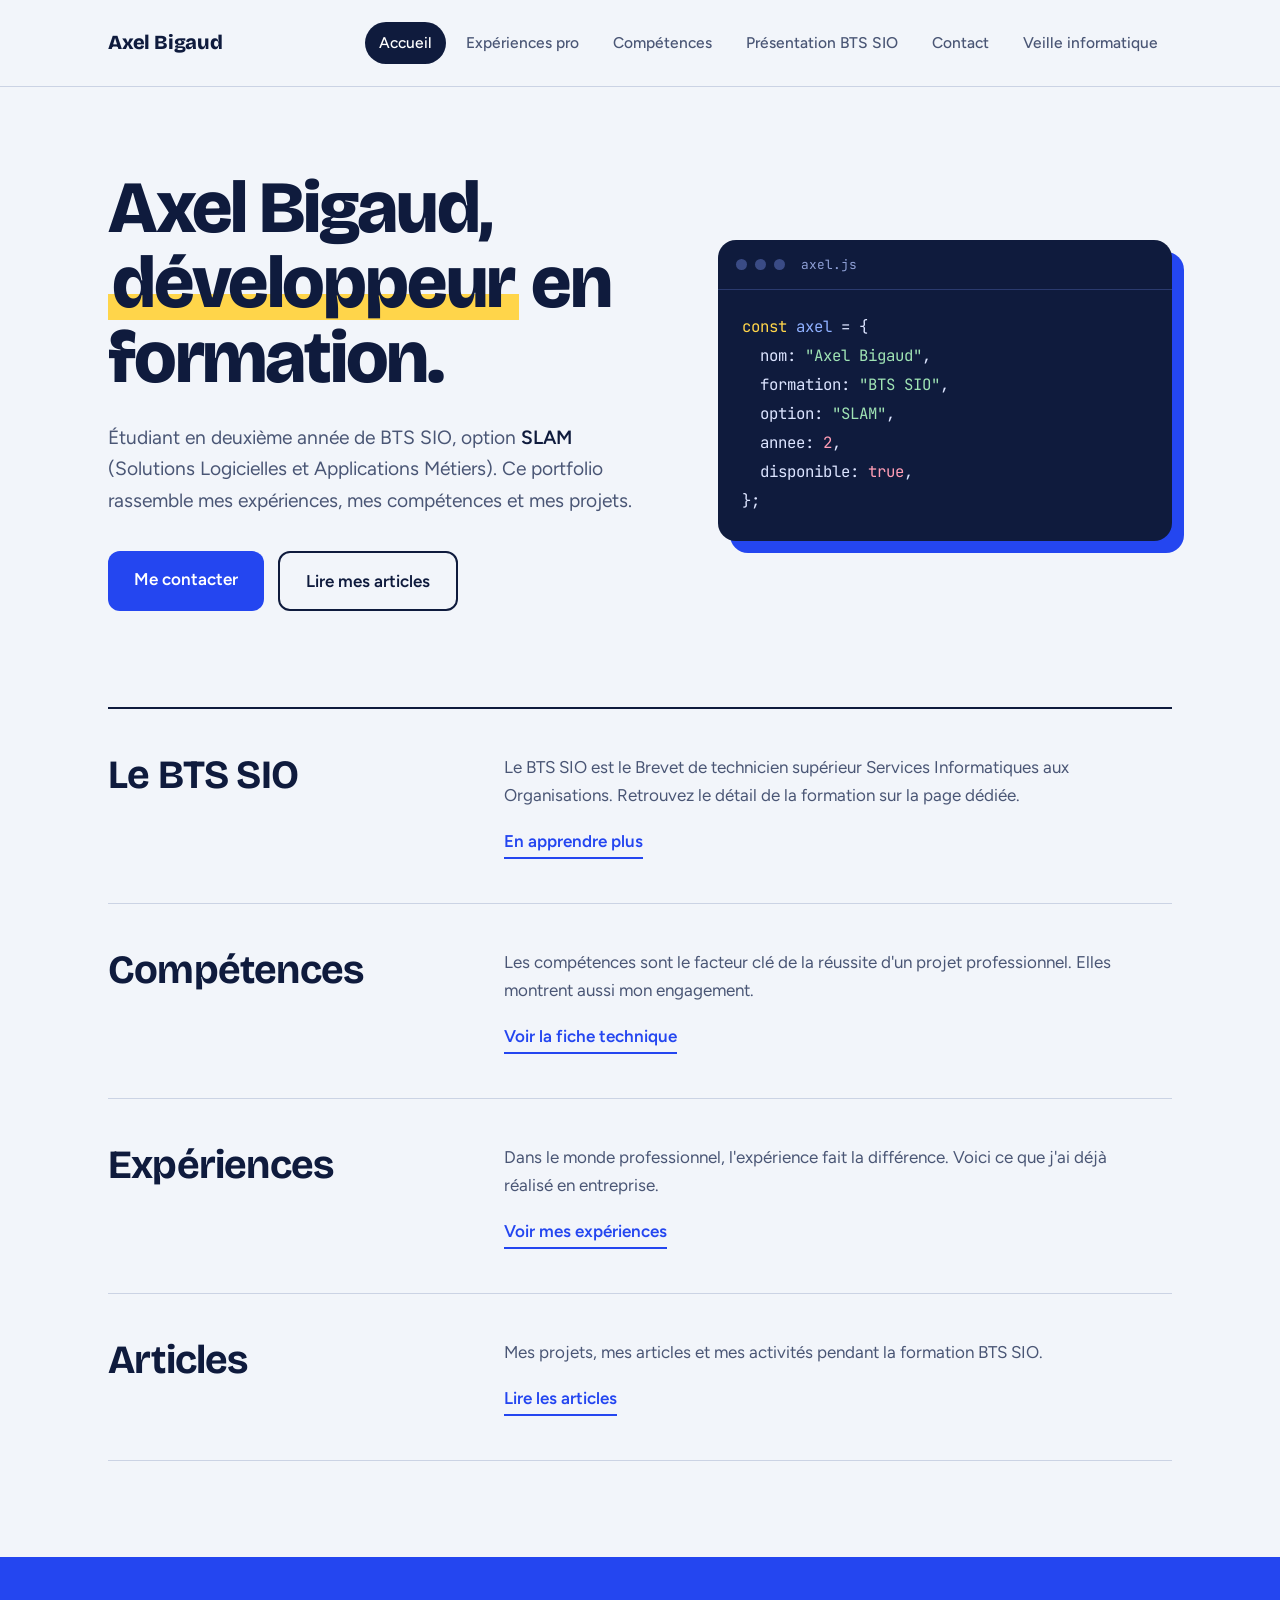
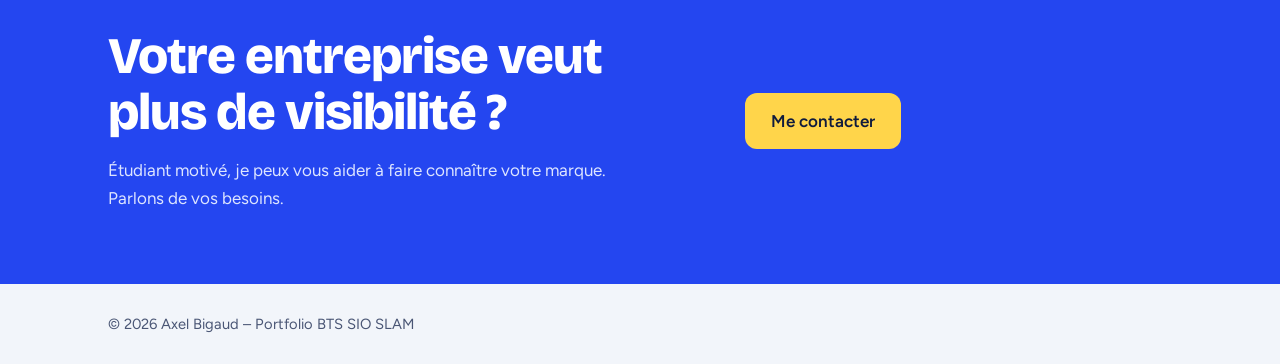
<file: index.html>
<!DOCTYPE html>
<html lang="fr">
<head>
<meta charset="utf-8">
<meta name="viewport" content="width=device-width, initial-scale=1">
<title>Axel Bigaud – Portfolio BTS SIO SLAM</title>
<link rel="preconnect" href="https://fonts.googleapis.com">
<link rel="preconnect" href="https://fonts.gstatic.com" crossorigin>
<link href="https://fonts.googleapis.com/css2?family=Bricolage+Grotesque:wght@500;700;800&family=Figtree:wght@400;500;600&family=JetBrains+Mono:wght@400;500&display=swap" rel="stylesheet">
<link rel="stylesheet" href="style.css">
</head>
<body>

<header>
  <div class="wrap">
    <a class="logo" href="#accueil">Axel Bigaud</a>
    <nav aria-label="Navigation principale">
      <ul>
        <li><a class="active" href="index.html" aria-current="page">Accueil</a></li>
        <li><a href="experiences.html">Expériences pro</a></li>
        <li><a href="competences.html">Compétences</a></li>
        <li><a href="bts-sio.html">Présentation BTS SIO</a></li>
        <li><a href="contact.html">Contact</a></li>
        <li><a href="veille.html">Veille informatique</a></li>
      </ul>
    </nav>
  </div>
</header>

<main id="accueil">
  <section class="hero">
    <div class="wrap">
      <div>
        <h1>Axel Bigaud, <span>développeur</span> en formation.</h1>
        <p class="lead">Étudiant en deuxième année de BTS SIO, option <strong>SLAM</strong> (Solutions Logicielles et Applications Métiers). Ce portfolio rassemble mes expériences, mes compétences et mes projets.</p>
        <div class="actions">
          <a class="btn btn-main" href="contact.html">Me contacter</a>
          <a class="btn btn-line" href="article.html">Lire mes articles</a>
        </div>
      </div>

      <div class="code" role="img" aria-label="Fiche résumée : Axel Bigaud, BTS SIO option SLAM, deuxième année">
        <div class="code-bar"><i></i><i></i><i></i><b>axel.js</b></div>
<pre aria-hidden="true"><span class="ln"><span class="k">const</span> <span class="p">axel</span> = {</span><span class="ln">  nom: <span class="s">"Axel Bigaud"</span>,</span><span class="ln">  formation: <span class="s">"BTS SIO"</span>,</span><span class="ln">  option: <span class="s">"SLAM"</span>,</span><span class="ln">  annee: <span class="n">2</span>,</span><span class="ln">  disponible: <span class="n">true</span>,</span><span class="ln">};</span></pre>
      </div>
    </div>
  </section>

  <section>
    <div class="wrap">
      <div class="rows">
        <article class="row">
          <h2>Le BTS SIO</h2>
          <div>
            <p>Le BTS SIO est le Brevet de technicien supérieur Services Informatiques aux Organisations. Retrouvez le détail de la formation sur la page dédiée.</p>
            <a class="more" href="bts-sio.html">En apprendre plus</a>
          </div>
        </article>

        <article class="row">
          <h2>Compétences</h2>
          <div>
            <p>Les compétences sont le facteur clé de la réussite d'un projet professionnel. Elles montrent aussi mon engagement.</p>
            <a class="more" href="competences.html">Voir la fiche technique</a>
          </div>
        </article>

        <article class="row">
          <h2>Expériences</h2>
          <div>
            <p>Dans le monde professionnel, l'expérience fait la différence. Voici ce que j'ai déjà réalisé en entreprise.</p>
            <a class="more" href="experiences.html">Voir mes expériences</a>
          </div>
        </article>

        <article class="row">
          <h2>Articles</h2>
          <div>
            <p>Mes projets, mes articles et mes activités pendant la formation BTS SIO.</p>
            <a class="more" href="article.html">Lire les articles</a>
          </div>
        </article>
      </div>
    </div>
  </section>

  <section class="contact" id="contact">
    <div class="wrap">
      <div>
        <h2>Votre entreprise veut plus de visibilité ?</h2>
        <p>Étudiant motivé, je peux vous aider à faire connaître votre marque. Parlons de vos besoins.</p>
      </div>
      <a class="btn" href="contact.html">Me contacter</a>
    </div>
  </section>
</main>

<footer>
  <div class="wrap">© 2026 Axel Bigaud – Portfolio BTS SIO SLAM</div>
</footer>

</body>
</html>
</file>
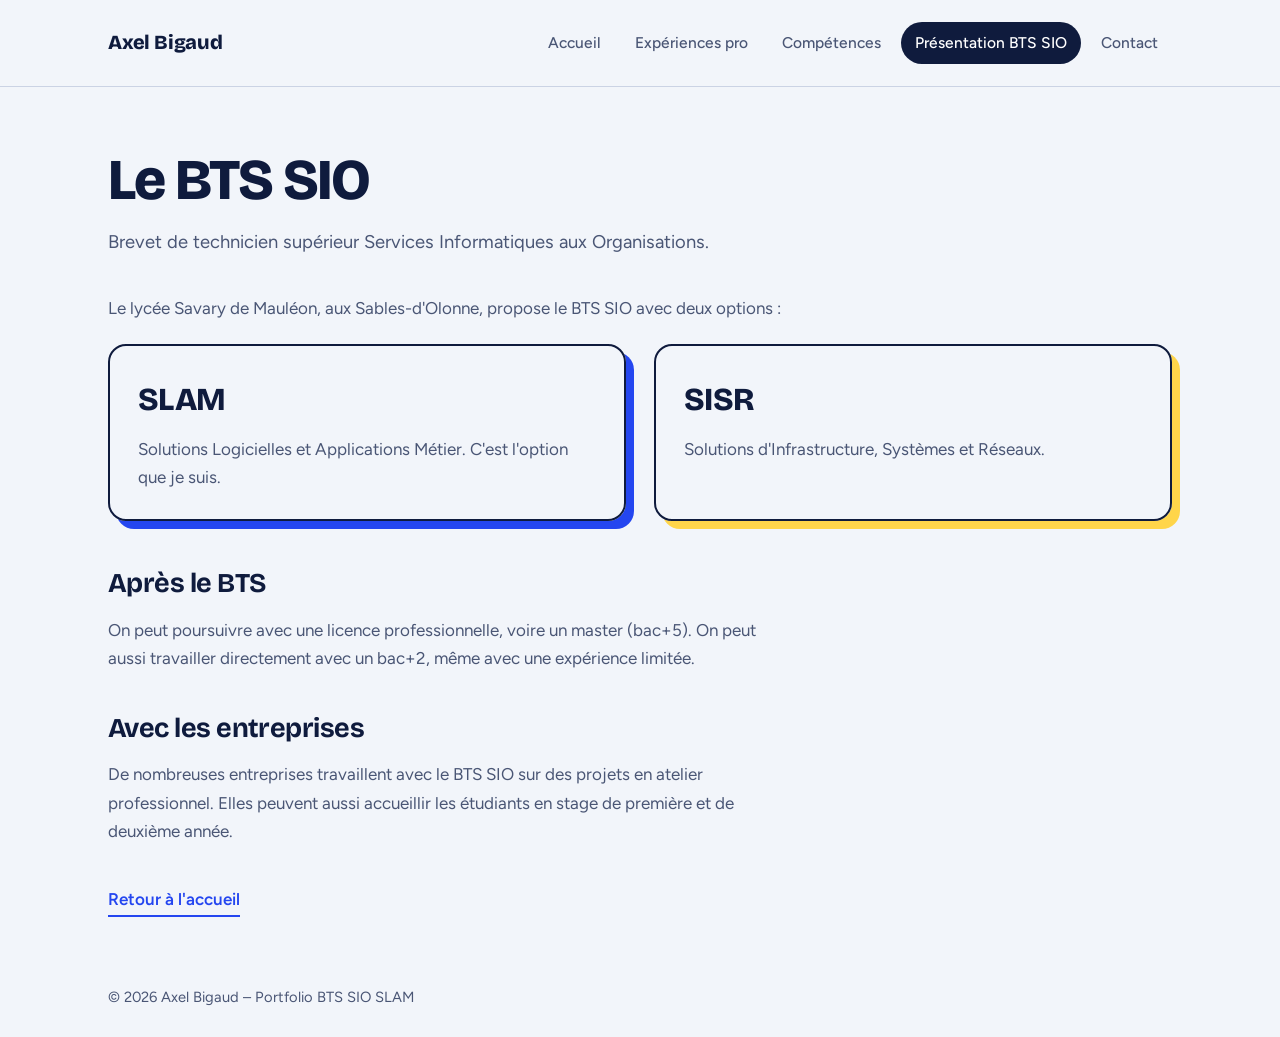
<file: bts-sio.html>
<!DOCTYPE html>
<html lang="fr">
<head>
<meta charset="utf-8">
<meta name="viewport" content="width=device-width, initial-scale=1">
<title>Présentation BTS SIO – Axel Bigaud</title>
<link rel="preconnect" href="https://fonts.googleapis.com">
<link rel="preconnect" href="https://fonts.gstatic.com" crossorigin>
<link href="https://fonts.googleapis.com/css2?family=Bricolage+Grotesque:wght@500;700;800&family=Figtree:wght@400;500;600&family=JetBrains+Mono:wght@400;500&display=swap" rel="stylesheet">
<link rel="stylesheet" href="style.css">
</head>
<body>
<header><div class="wrap">
<a class="logo" href="index.html">Axel Bigaud</a>
<nav aria-label="Navigation principale"><ul><li><a href="index.html">Accueil</a></li><li><a href="experiences.html">Expériences pro</a></li><li><a href="competences.html">Compétences</a></li><li><a class="active" aria-current="page" href="bts-sio.html">Présentation BTS SIO</a></li><li><a href="contact.html">Contact</a></li></ul></nav>
</div></header>
<main>
<section class="page-head"><div class="wrap"><h1>Le BTS SIO</h1><p>Brevet de technicien supérieur Services Informatiques aux Organisations.</p></div></section>
<section class="page-body"><div class="wrap">
<p style="max-width:40em;color:var(--muted)">Le lycée Savary de Mauléon, aux Sables-d'Olonne, propose le BTS SIO avec deux options :</p>
<div class="duo" style="margin-top:22px">
<div class="opt"><h3>SLAM</h3><p>Solutions Logicielles et Applications Métier. C'est l'option que je suis.</p></div>
<div class="opt"><h3>SISR</h3><p>Solutions d'Infrastructure, Systèmes et Réseaux.</p></div>
</div>
<div class="text-col">
<h2>Après le BTS</h2>
<p>On peut poursuivre avec une licence professionnelle, voire un master (bac+5). On peut aussi travailler directement avec un bac+2, même avec une expérience limitée.</p>
<h2>Avec les entreprises</h2>
<p>De nombreuses entreprises travaillent avec le BTS SIO sur des projets en atelier professionnel. Elles peuvent aussi accueillir les étudiants en stage de première et de deuxième année.</p>
</div>
<a class="back" href="index.html">Retour à l'accueil</a>
</div></section>
</main>
<footer><div class="wrap">© 2026 Axel Bigaud – Portfolio BTS SIO SLAM</div></footer>

</body>
</html>
</file>
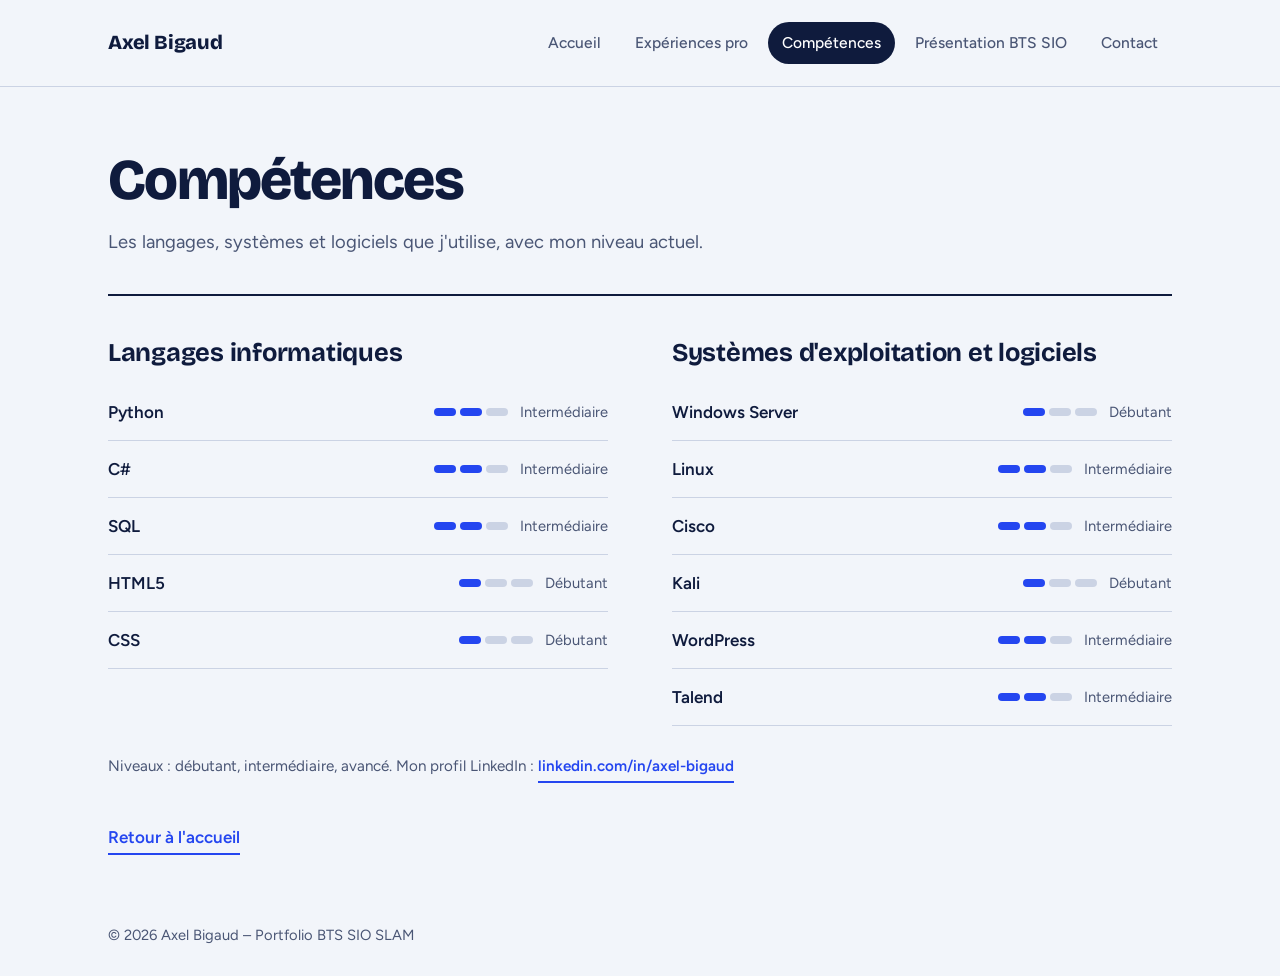
<file: competences.html>
<!DOCTYPE html>
<html lang="fr">
<head>
<meta charset="utf-8">
<meta name="viewport" content="width=device-width, initial-scale=1">
<title>Compétences – Axel Bigaud</title>
<link rel="preconnect" href="https://fonts.googleapis.com">
<link rel="preconnect" href="https://fonts.gstatic.com" crossorigin>
<link href="https://fonts.googleapis.com/css2?family=Bricolage+Grotesque:wght@500;700;800&family=Figtree:wght@400;500;600&family=JetBrains+Mono:wght@400;500&display=swap" rel="stylesheet">
<link rel="stylesheet" href="style.css">
</head>
<body>
<header><div class="wrap">
<a class="logo" href="index.html">Axel Bigaud</a>
<nav aria-label="Navigation principale"><ul><li><a href="index.html">Accueil</a></li><li><a href="experiences.html">Expériences pro</a></li><li><a class="active" aria-current="page" href="competences.html">Compétences</a></li><li><a href="bts-sio.html">Présentation BTS SIO</a></li><li><a href="contact.html">Contact</a></li></ul></nav>
</div></header>
<main>
<section class="page-head"><div class="wrap"><h1>Compétences</h1><p>Les langages, systèmes et logiciels que j'utilise, avec mon niveau actuel.</p></div></section>
<section class="page-body"><div class="wrap">
<div class="skill-groups">
<div><h2>Langages informatiques</h2><ul><li>Python<span class="lvl"><span class="meter" aria-hidden="true"><i class="on"></i><i class="on"></i><i class=""></i></span>Intermédiaire</span></li><li>C#<span class="lvl"><span class="meter" aria-hidden="true"><i class="on"></i><i class="on"></i><i class=""></i></span>Intermédiaire</span></li><li>SQL<span class="lvl"><span class="meter" aria-hidden="true"><i class="on"></i><i class="on"></i><i class=""></i></span>Intermédiaire</span></li><li>HTML5<span class="lvl"><span class="meter" aria-hidden="true"><i class="on"></i><i class=""></i><i class=""></i></span>Débutant</span></li><li>CSS<span class="lvl"><span class="meter" aria-hidden="true"><i class="on"></i><i class=""></i><i class=""></i></span>Débutant</span></li></ul></div>
<div><h2>Systèmes d'exploitation et logiciels</h2><ul><li>Windows Server<span class="lvl"><span class="meter" aria-hidden="true"><i class="on"></i><i class=""></i><i class=""></i></span>Débutant</span></li><li>Linux<span class="lvl"><span class="meter" aria-hidden="true"><i class="on"></i><i class="on"></i><i class=""></i></span>Intermédiaire</span></li><li>Cisco<span class="lvl"><span class="meter" aria-hidden="true"><i class="on"></i><i class="on"></i><i class=""></i></span>Intermédiaire</span></li><li>Kali<span class="lvl"><span class="meter" aria-hidden="true"><i class="on"></i><i class=""></i><i class=""></i></span>Débutant</span></li><li>WordPress<span class="lvl"><span class="meter" aria-hidden="true"><i class="on"></i><i class="on"></i><i class=""></i></span>Intermédiaire</span></li><li>Talend<span class="lvl"><span class="meter" aria-hidden="true"><i class="on"></i><i class="on"></i><i class=""></i></span>Intermédiaire</span></li></ul></div>
</div>
<p class="legend">Niveaux : débutant, intermédiaire, avancé. Mon profil LinkedIn : <a class="back" style="margin:0" href="http://www.linkedin.com/in/axel-bigaud-1b8558383">linkedin.com/in/axel-bigaud</a></p>
<a class="back" href="index.html">Retour à l'accueil</a>
</div></section>
</main>
<footer><div class="wrap">© 2026 Axel Bigaud – Portfolio BTS SIO SLAM</div></footer>

</body>
</html>
</file>
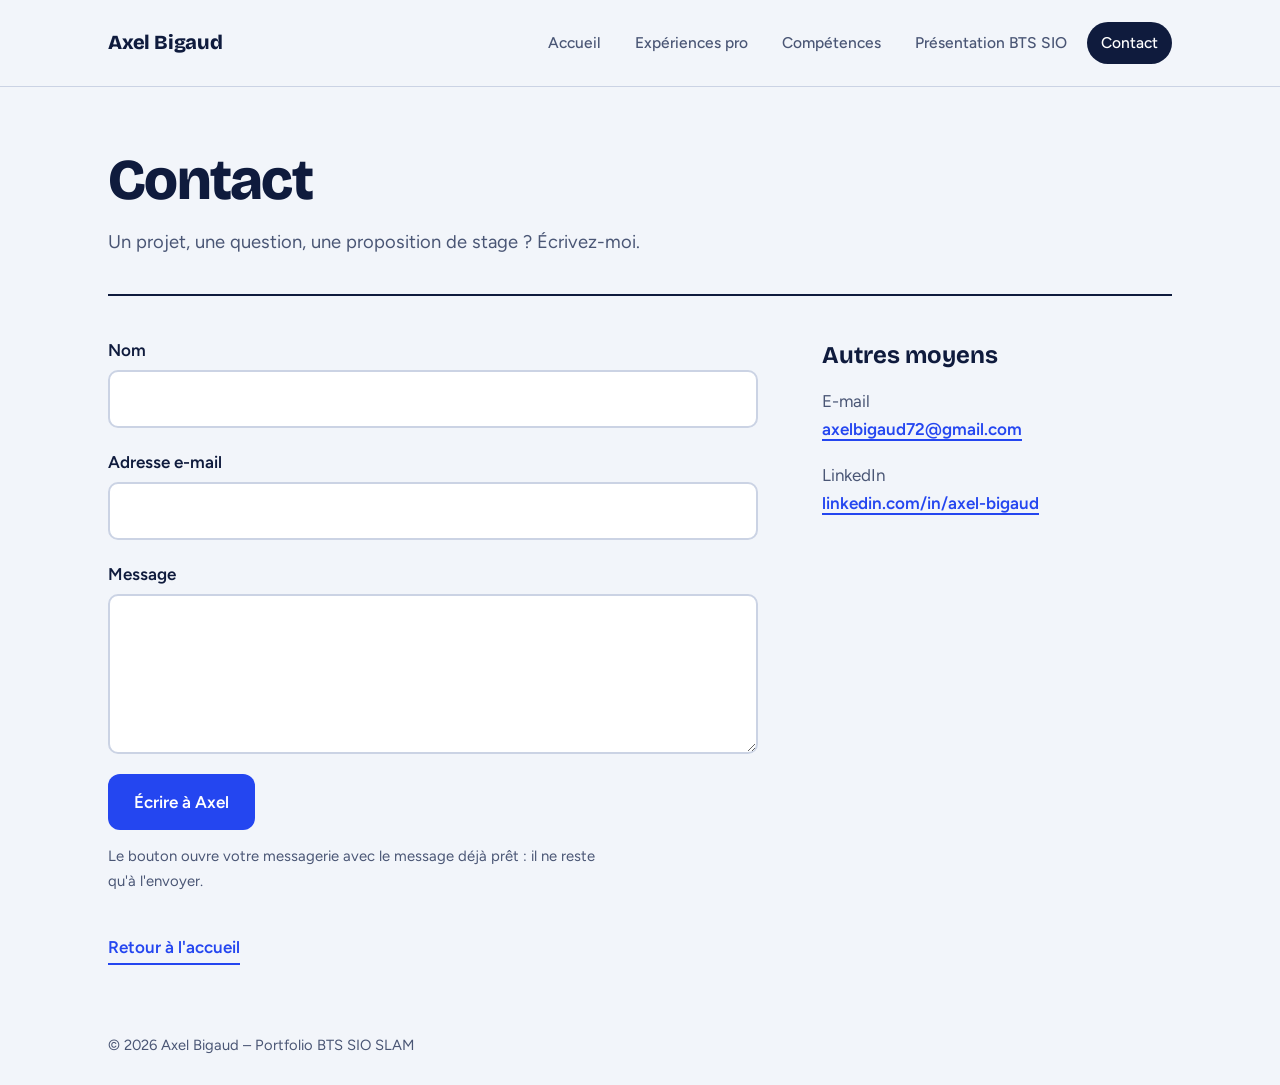
<file: contact.html>
<!DOCTYPE html>
<html lang="fr">
<head>
<meta charset="utf-8">
<meta name="viewport" content="width=device-width, initial-scale=1">
<title>Contact – Axel Bigaud</title>
<link rel="preconnect" href="https://fonts.googleapis.com">
<link rel="preconnect" href="https://fonts.gstatic.com" crossorigin>
<link href="https://fonts.googleapis.com/css2?family=Bricolage+Grotesque:wght@500;700;800&family=Figtree:wght@400;500;600&family=JetBrains+Mono:wght@400;500&display=swap" rel="stylesheet">
<link rel="stylesheet" href="style.css">
</head>
<body>
<header><div class="wrap">
<a class="logo" href="index.html">Axel Bigaud</a>
<nav aria-label="Navigation principale"><ul><li><a href="index.html">Accueil</a></li><li><a href="experiences.html">Expériences pro</a></li><li><a href="competences.html">Compétences</a></li><li><a href="bts-sio.html">Présentation BTS SIO</a></li><li><a class="active" aria-current="page" href="contact.html">Contact</a></li></ul></nav>
</div></header>
<main>
<section class="page-head"><div class="wrap"><h1>Contact</h1><p>Un projet, une question, une proposition de stage ? Écrivez-moi.</p></div></section>
<section class="page-body"><div class="wrap"><div class="contact-grid">
<form id="f">
<label class="field">Nom<input name="nom" required autocomplete="name"></label>
<label class="field">Adresse e-mail<input name="email" type="email" required autocomplete="email"></label>
<label class="field">Message<textarea name="message" required></textarea></label>
<button class="btn btn-main" type="submit">Écrire à Axel</button>
<p class="note">Le bouton ouvre votre messagerie avec le message déjà prêt : il ne reste qu'à l'envoyer.</p>
</form>
<div class="info">
<h2>Autres moyens</h2>
<p>E-mail<br><a href="mailto:axelbigaud72@gmail.com">axelbigaud72@gmail.com</a></p>
<p>LinkedIn<br><a href="http://www.linkedin.com/in/axel-bigaud-1b8558383">linkedin.com/in/axel-bigaud</a></p>
</div>
</div><a class="back" href="index.html">Retour à l'accueil</a></div></section>
</main>
<footer><div class="wrap">© 2026 Axel Bigaud – Portfolio BTS SIO SLAM</div></footer>
<script>
document.getElementById('f').addEventListener('submit',function(e){e.preventDefault();
var d=new FormData(this);
var s=encodeURIComponent('Contact portfolio : '+d.get('nom'));
var b=encodeURIComponent(d.get('message')+'\n\nDe : '+d.get('nom')+' ('+d.get('email')+')');
location.href='mailto:axelbigaud72@gmail.com?subject='+s+'&body='+b;});
</script>
</body>
</html>
</file>
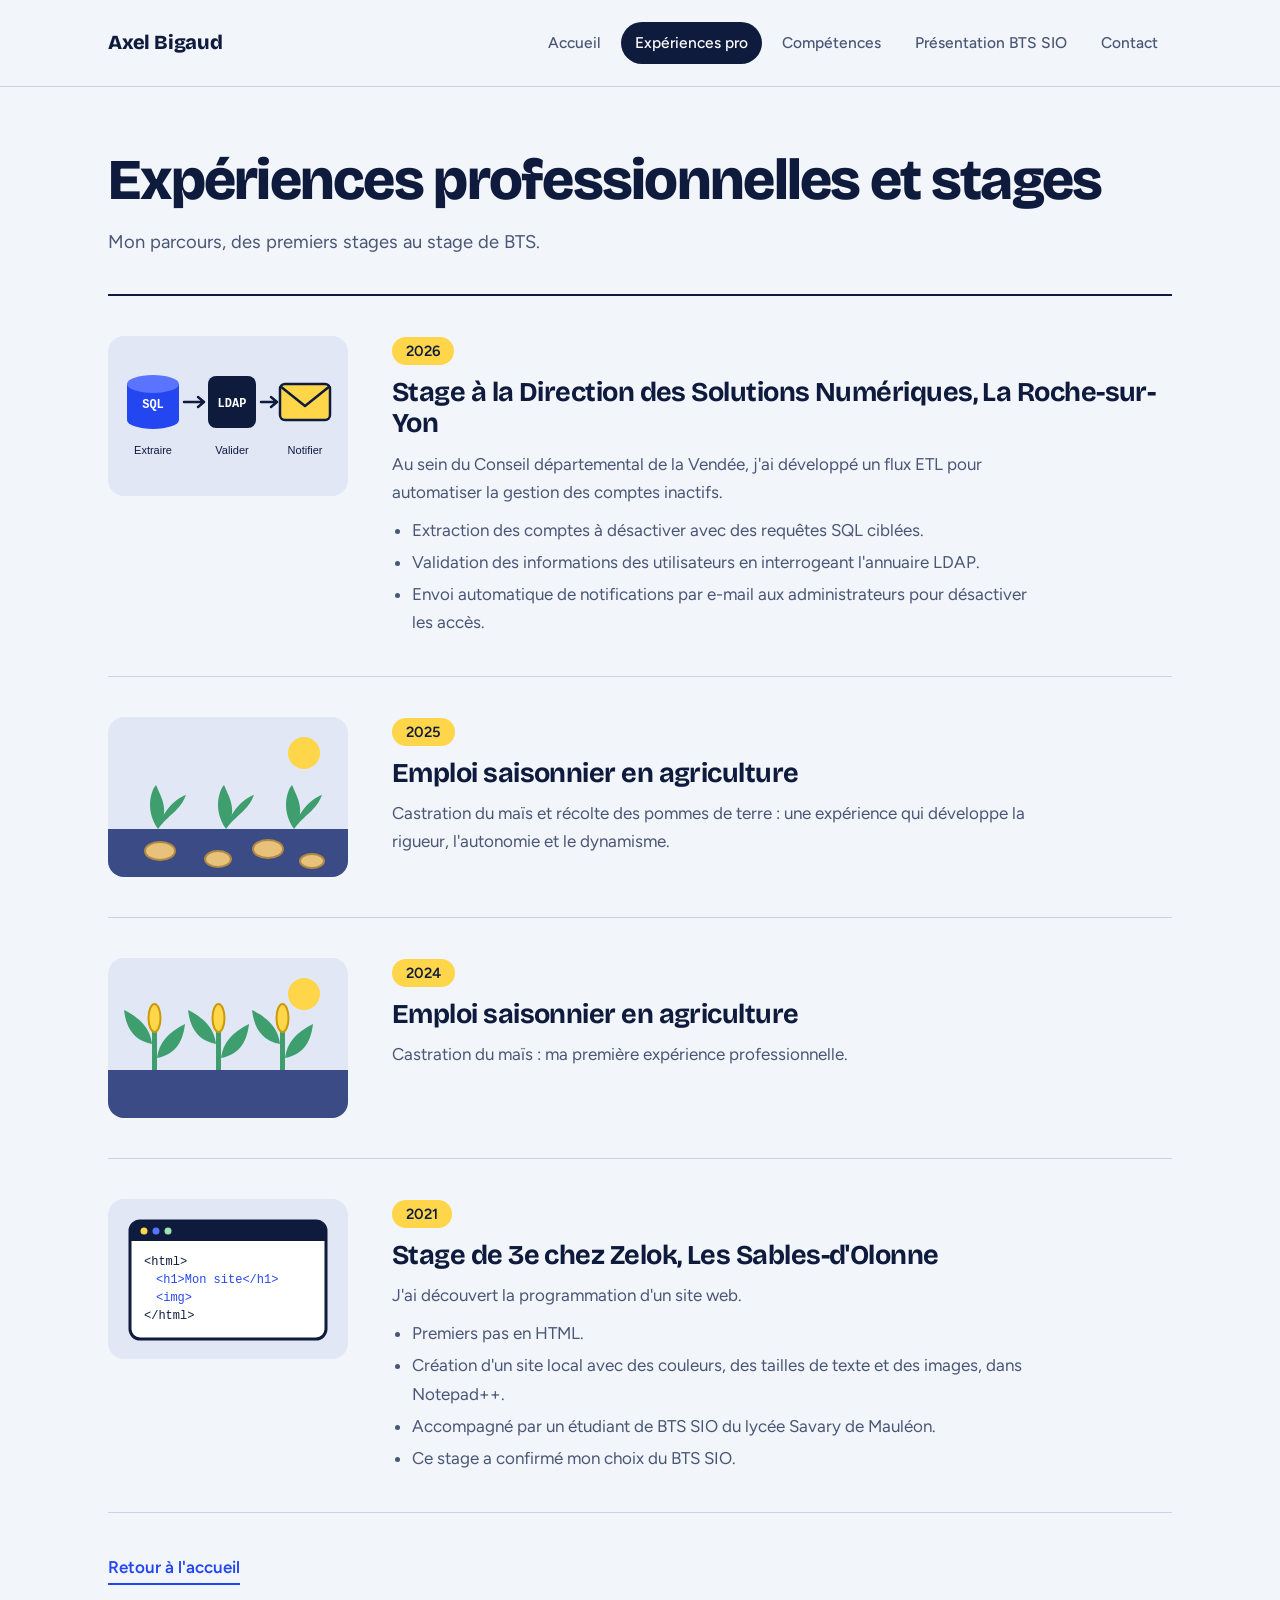
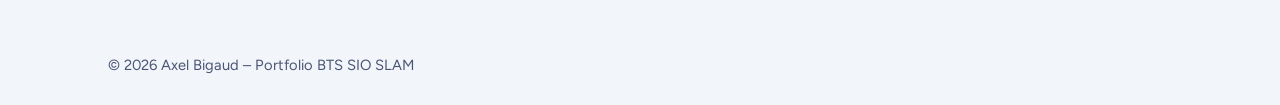
<file: experiences.html>
<!DOCTYPE html>
<html lang="fr">
<head>
<meta charset="utf-8">
<meta name="viewport" content="width=device-width, initial-scale=1">
<title>Expériences pro – Axel Bigaud</title>
<link rel="preconnect" href="https://fonts.googleapis.com">
<link rel="preconnect" href="https://fonts.gstatic.com" crossorigin>
<link href="https://fonts.googleapis.com/css2?family=Bricolage+Grotesque:wght@500;700;800&family=Figtree:wght@400;500;600&family=JetBrains+Mono:wght@400;500&display=swap" rel="stylesheet">
<link rel="stylesheet" href="style.css">
</head>
<body>
<header><div class="wrap">
<a class="logo" href="index.html">Axel Bigaud</a>
<nav aria-label="Navigation principale"><ul><li><a href="index.html">Accueil</a></li><li><a class="active" aria-current="page" href="experiences.html">Expériences pro</a></li><li><a href="competences.html">Compétences</a></li><li><a href="bts-sio.html">Présentation BTS SIO</a></li><li><a href="contact.html">Contact</a></li></ul></nav>
</div></header>
<main>
<section class="page-head"><div class="wrap"><h1>Expériences professionnelles et stages</h1><p>Mon parcours, des premiers stages au stage de BTS.</p></div></section>
<section class="page-body"><div class="wrap"><div class="xps">
<article class="xp"><svg viewBox="0 0 240 160" role="img" aria-label="Schéma : base SQL, annuaire LDAP, notification par e-mail">
<ellipse cx="45" cy="84" rx="26" ry="9" fill="#2446F0"/><rect x="19" y="48" width="52" height="36" fill="#2446F0"/><ellipse cx="45" cy="48" rx="26" ry="9" fill="#5A74FF"/>
<text x="45" y="72" font-family="monospace" font-size="12" font-weight="700" fill="#fff" text-anchor="middle">SQL</text>
<path d="M76 66h20m-6-5l6 5-6 5" fill="none" stroke="#0F1B3D" stroke-width="2.5" stroke-linecap="round" stroke-linejoin="round"/>
<rect x="100" y="40" width="48" height="52" rx="8" fill="#0F1B3D"/>
<text x="124" y="71" font-family="monospace" font-size="12" font-weight="700" fill="#fff" text-anchor="middle">LDAP</text>
<path d="M153 66h16m-6-5l6 5-6 5" fill="none" stroke="#0F1B3D" stroke-width="2.5" stroke-linecap="round" stroke-linejoin="round"/>
<rect x="172" y="48" width="50" height="36" rx="5" fill="#FFD54A" stroke="#0F1B3D" stroke-width="2.5"/><path d="M172 50l25 20 25-20" fill="none" stroke="#0F1B3D" stroke-width="2.5" stroke-linejoin="round"/>
<g font-family="Arial,sans-serif" font-size="11" fill="#0F1B3D" text-anchor="middle"><text x="45" y="118">Extraire</text><text x="124" y="118">Valider</text><text x="197" y="118">Notifier</text></g>
</svg><div><span class="year">2026</span><h2>Stage à la Direction des Solutions Numériques, La Roche-sur-Yon</h2><p>Au sein du Conseil départemental de la Vendée, j'ai développé un flux ETL pour automatiser la gestion des comptes inactifs.</p><ul><li>Extraction des comptes à désactiver avec des requêtes SQL ciblées.</li><li>Validation des informations des utilisateurs en interrogeant l'annuaire LDAP.</li><li>Envoi automatique de notifications par e-mail aux administrateurs pour désactiver les accès.</li></ul></div></article>
<article class="xp"><svg viewBox="0 0 240 160" role="img" aria-label="Illustration : récolte de pommes de terre"><circle cx="196" cy="36" r="16" fill="#FFD54A"/><rect y="112" width="240" height="48" fill="#3A4B85"/><path d="M50 112c-14-20-6-40-2-44 6 14 14 26 2 44z" fill="#3E9E6E"/><path d="M50 112c10-14 22-18 28-34-12 4-24 18-28 34z" fill="#3E9E6E"/><path d="M118 112c-14-20-6-40-2-44 6 14 14 26 2 44z" fill="#3E9E6E"/><path d="M118 112c10-14 22-18 28-34-12 4-24 18-28 34z" fill="#3E9E6E"/><path d="M186 112c-14-20-6-40-2-44 6 14 14 26 2 44z" fill="#3E9E6E"/><path d="M186 112c10-14 22-18 28-34-12 4-24 18-28 34z" fill="#3E9E6E"/><g fill="#E8C27A" stroke="#B08A45" stroke-width="2"><ellipse cx="52" cy="134" rx="15" ry="9"/><ellipse cx="110" cy="142" rx="13" ry="8"/><ellipse cx="160" cy="132" rx="15" ry="9"/><ellipse cx="204" cy="144" rx="12" ry="7"/></g></svg><div><span class="year">2025</span><h2>Emploi saisonnier en agriculture</h2><p>Castration du maïs et récolte des pommes de terre : une expérience qui développe la rigueur, l'autonomie et le dynamisme.</p></div></article>
<article class="xp"><svg viewBox="0 0 240 160" role="img" aria-label="Illustration : champ de maïs"><circle cx="196" cy="36" r="16" fill="#FFD54A"/><rect y="112" width="240" height="48" fill="#3A4B85"/><rect x="44" y="46" width="5" height="66" fill="#3E9E6E"/><path d="M49 100c20-4 26-18 28-34-16 8-26 18-28 34z" fill="#3E9E6E"/><path d="M44 86c-20-4-26-18-28-34 16 8 26 18 28 34z" fill="#3E9E6E"/><ellipse cx="46.5" cy="60" rx="6" ry="14" fill="#FFD54A" stroke="#C99A00" stroke-width="2"/><rect x="108" y="46" width="5" height="66" fill="#3E9E6E"/><path d="M113 100c20-4 26-18 28-34-16 8-26 18-28 34z" fill="#3E9E6E"/><path d="M108 86c-20-4-26-18-28-34 16 8 26 18 28 34z" fill="#3E9E6E"/><ellipse cx="110.5" cy="60" rx="6" ry="14" fill="#FFD54A" stroke="#C99A00" stroke-width="2"/><rect x="172" y="46" width="5" height="66" fill="#3E9E6E"/><path d="M177 100c20-4 26-18 28-34-16 8-26 18-28 34z" fill="#3E9E6E"/><path d="M172 86c-20-4-26-18-28-34 16 8 26 18 28 34z" fill="#3E9E6E"/><ellipse cx="174.5" cy="60" rx="6" ry="14" fill="#FFD54A" stroke="#C99A00" stroke-width="2"/></svg><div><span class="year">2024</span><h2>Emploi saisonnier en agriculture</h2><p>Castration du maïs : ma première expérience professionnelle.</p></div></article>
<article class="xp"><svg viewBox="0 0 240 160" role="img" aria-label="Illustration : fenêtre de navigateur avec du code HTML">
<rect x="22" y="22" width="196" height="118" rx="10" fill="#fff" stroke="#0F1B3D" stroke-width="3"/>
<path d="M22 32a10 10 0 0 1 10-10h176a10 10 0 0 1 10 10v10H22z" fill="#0F1B3D"/>
<circle cx="36" cy="32" r="3.5" fill="#FFD54A"/><circle cx="48" cy="32" r="3.5" fill="#5A74FF"/><circle cx="60" cy="32" r="3.5" fill="#9FE3B4"/>
<g font-family="monospace" font-size="12" fill="#0F1B3D"><text x="36" y="66">&lt;html&gt;</text><text x="48" y="84" fill="#2446F0">&lt;h1&gt;Mon site&lt;/h1&gt;</text><text x="48" y="102" fill="#2446F0">&lt;img&gt;</text><text x="36" y="120">&lt;/html&gt;</text></g>
</svg><div><span class="year">2021</span><h2>Stage de 3e chez Zelok, Les Sables-d'Olonne</h2><p>J'ai découvert la programmation d'un site web.</p><ul><li>Premiers pas en HTML.</li><li>Création d'un site local avec des couleurs, des tailles de texte et des images, dans Notepad++.</li><li>Accompagné par un étudiant de BTS SIO du lycée Savary de Mauléon.</li><li>Ce stage a confirmé mon choix du BTS SIO.</li></ul></div></article>
</div><a class="back" href="index.html">Retour à l'accueil</a></div></section>
</main>
<footer><div class="wrap">© 2026 Axel Bigaud – Portfolio BTS SIO SLAM</div></footer>

</body>
</html>
</file>
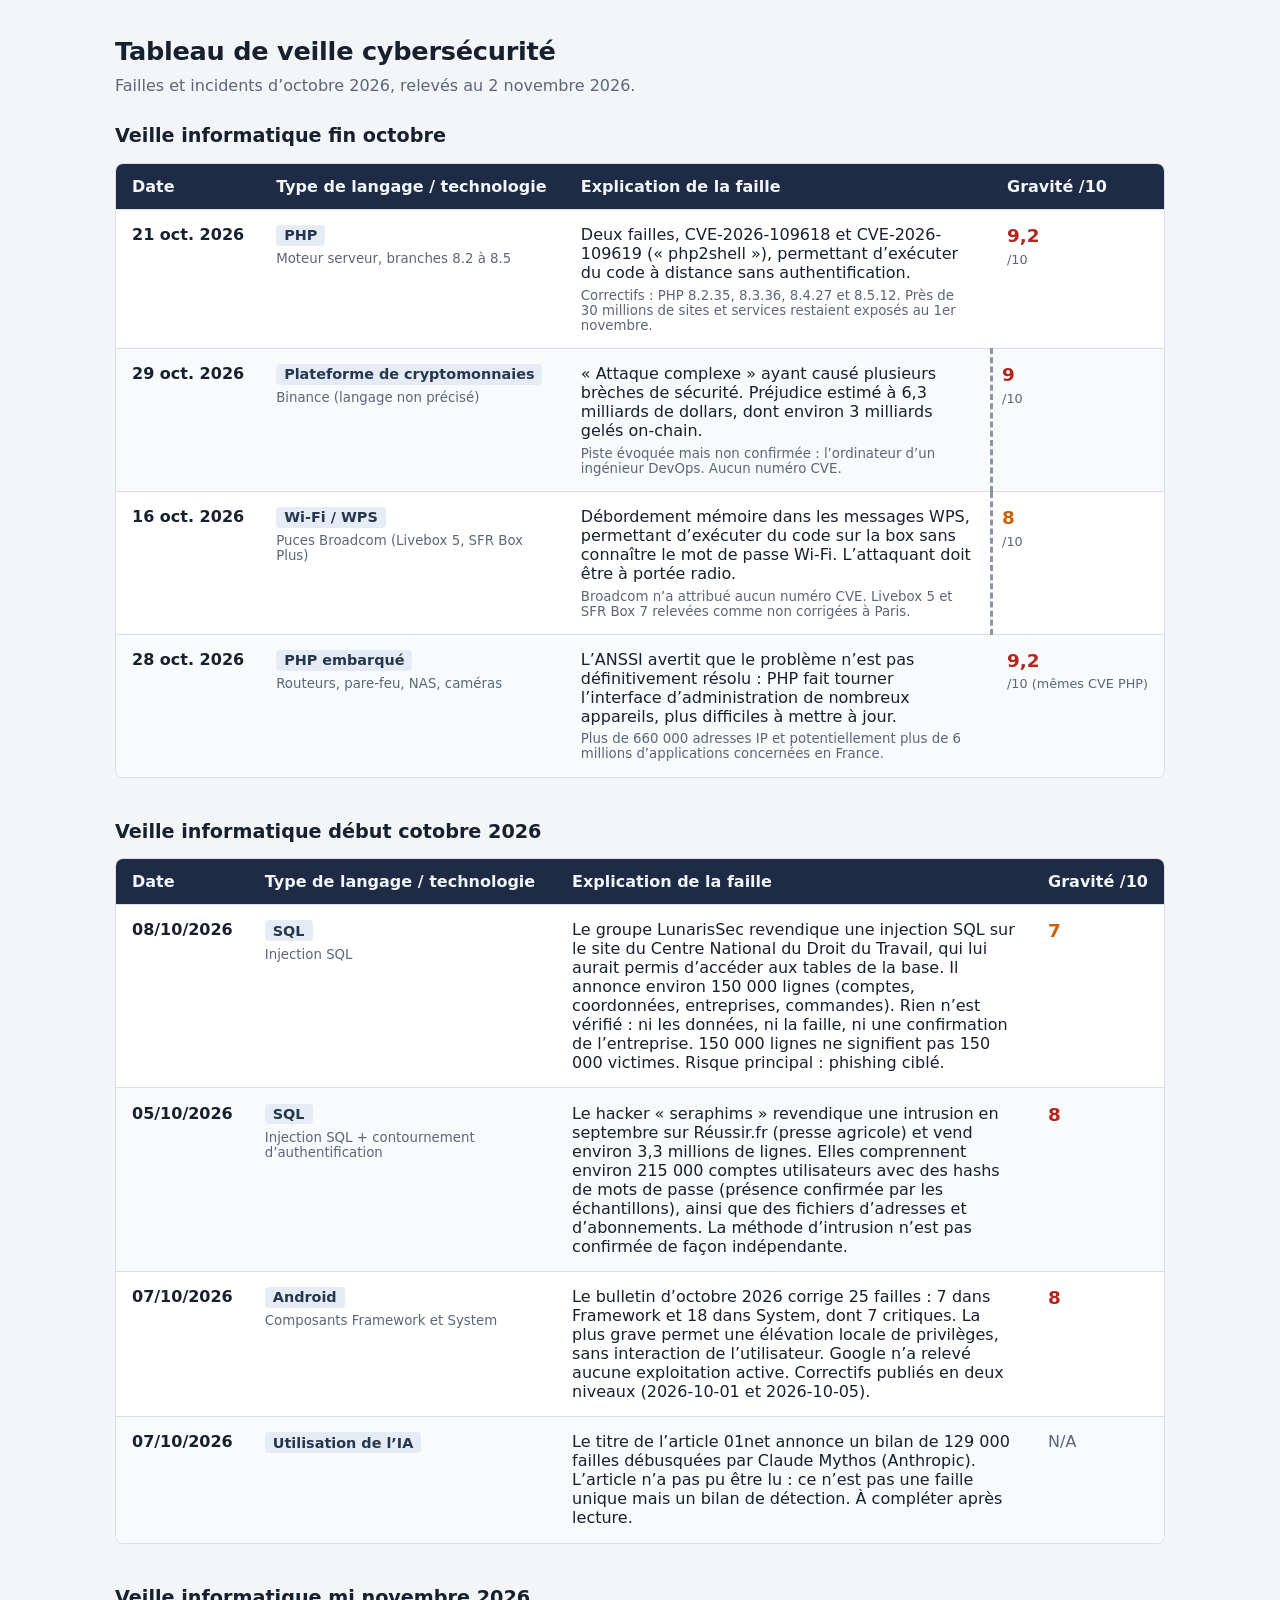
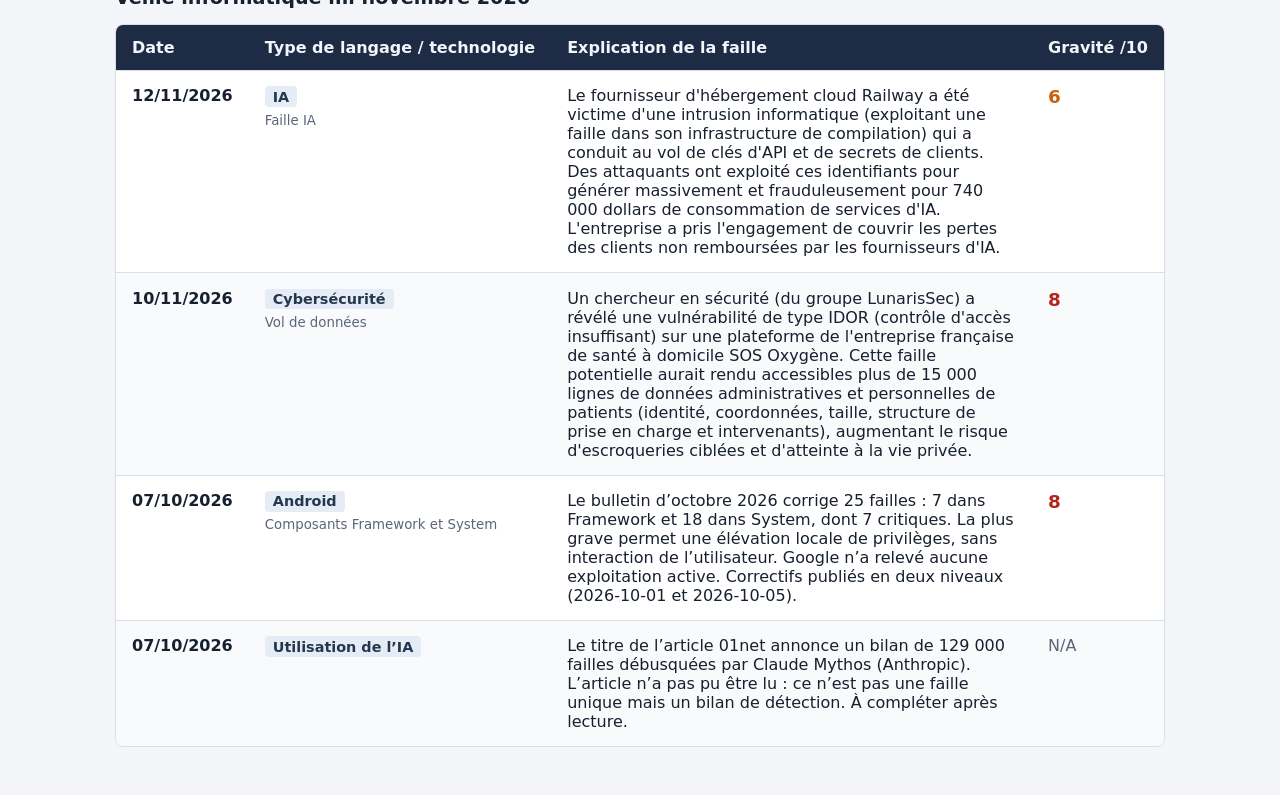
<file: veille.html>
<html lang="fr"><head>
<meta charset="utf-8">
<meta name="viewport" content="width=device-width, initial-scale=1, viewport-fit=cover">
<title>Tableau de veille cybersécurité – novembre 2026</title>
<style>
:root {
  box-sizing: border-box;
  padding-top: env(safe-area-inset-top, 0px);
  padding-bottom: env(safe-area-inset-bottom, 0px);
  --bg: #f3f5f8;
  --surface: #ffffff;
  --text: #17202e;
  --muted: #5b6678;
  --line: #d9dfe8;
  --head-bg: #1d2b44;
  --head-text: #f2f5fa;
  --row-alt: #f8fafc;
  --tag-bg: #e6ecf5;
  --tag-text: #25364f;
  --crit: #b3261e;
  --high: #c8620a;
  --est-border: #8a94a6;
}
@media (prefers-color-scheme: dark) {
  :root:not([data-theme="light"]) {
    color-scheme: dark;
    --bg: #0f1520;
    --surface: #172030;
    --text: #e8edf5;
    --muted: #9aa6b8;
    --line: #2a3750;
    --head-bg: #243553;
    --head-text: #f2f5fa;
    --row-alt: #1b2538;
    --tag-bg: #25344d;
    --tag-text: #cfdaee;
    --crit: #ff6b61;
    --high: #ffa04d;
    --est-border: #6f7b90;
  }
}
:root[data-theme="dark"] {
  color-scheme: dark;
  --bg: #0f1520;
  --surface: #172030;
  --text: #e8edf5;
  --muted: #9aa6b8;
  --line: #2a3750;
  --head-bg: #243553;
  --head-text: #f2f5fa;
  --row-alt: #1b2538;
  --tag-bg: #25344d;
  --tag-text: #cfdaee;
  --crit: #ff6b61;
  --high: #ffa04d;
  --est-border: #6f7b90;
}
html { scroll-padding-top: env(safe-area-inset-top, 0px); }
body {
  margin: 0;
  background: var(--bg);
  color: var(--text);
  font-family: "Source Sans 3", "Segoe UI", system-ui, -apple-system, Arial, sans-serif;
  line-height: 1.5;
  padding: 2rem 1rem 3rem;
}
main { max-width: 1050px; margin: 0 auto; }
h1 { font-size: 1.6rem; margin: 0 0 .25rem; letter-spacing: -.01em; }
.sub { color: var(--muted); margin: 0 0 1.5rem; }
.wrap {
  overflow-x: auto;
  background: var(--surface);
  border: 1px solid var(--line);
  border-radius: 8px;
}
table { width: 100%; border-collapse: collapse; min-width: 720px; }
caption { text-align: left; padding: .9rem 1rem; color: var(--muted); font-size: .9rem; }
thead th {
  background: var(--head-bg);
  color: var(--head-text);
  text-align: left;
  font-weight: 600;
  padding: .8rem 1rem;
  white-space: nowrap;
}
tbody td, tbody th {
  padding: .95rem 1rem;
  border-top: 1px solid var(--line);
  vertical-align: top;
  text-align: left;
}
tbody tr:nth-child(even) { background: var(--row-alt); }
tbody th { font-weight: 600; white-space: nowrap; }
.tag {
  display: inline-block;
  background: var(--tag-bg);
  color: var(--tag-text);
  border-radius: 4px;
  padding: .15rem .5rem;
  font-weight: 600;
  font-size: .9rem;
}
td small { display: block; color: var(--muted); margin-top: .35rem; }
.score { white-space: nowrap; font-weight: 700; font-size: 1.15rem; }
.score.crit { color: var(--crit); }
.score.high { color: var(--high); }
.score small { font-weight: 400; font-size: .8rem; color: var(--muted); }
.score.est { border-left: 3px dashed var(--est-border); padding-left: .6rem; }
h2 { font-size: 1.2rem; margin: 0 0 .75rem; }
.wrap + h2 { margin-top: 2.5rem; }
.score.na { color: var(--muted); font-weight: 400; font-size: 1rem; }
.notes { margin-top: 1.25rem; color: var(--muted); font-size: .9rem; }
.notes p { margin: .3rem 0; }
:focus-visible { outline: 3px solid var(--high); outline-offset: 2px; }
</style>
</head>
<body>
<main>
  <h1>Tableau de veille cybersécurité</h1>
  <p class="sub">Failles et incidents d’octobre 2026, relevés au 2 novembre 2026.</p>

  <h2>Veille informatique fin octobre</h2>
  <div class="wrap" tabindex="0" role="region" aria-label="Tableau de veille 1">
    <table>
      <thead>
        <tr>
          <th scope="col">Date</th>
          <th scope="col">Type de langage / technologie</th>
          <th scope="col">Explication de la faille</th>
          <th scope="col">Gravité /10</th>
        </tr>
      </thead>
      <tbody>
        <tr>
          <th scope="row">21 oct. 2026</th>
          <td><span class="tag">PHP</span><small>Moteur serveur, branches 8.2 à 8.5</small></td>
          <td>
            Deux failles, CVE-2026-109618 et CVE-2026-109619 (« php2shell »), permettant d’exécuter du code à distance sans authentification.
            <small>Correctifs : PHP 8.2.35, 8.3.36, 8.4.27 et 8.5.12. Près de 30 millions de sites et services restaient exposés au 1er novembre.</small>
          </td>
          <td class="score crit">9,2<small> /10 </small></td>
        </tr>
        <tr>
          <th scope="row">29 oct. 2026</th>
          <td><span class="tag">Plateforme de cryptomonnaies</span><small>Binance (langage non précisé)</small></td>
          <td>
            « Attaque complexe » ayant causé plusieurs brèches de sécurité. Préjudice estimé à 6,3 milliards de dollars, dont environ 3 milliards gelés on-chain.
            <small>Piste évoquée mais non confirmée : l’ordinateur d’un ingénieur DevOps. Aucun numéro CVE.</small>
          </td>
          <td class="score crit est">9<small> /10 </small></td>
        </tr>
        <tr>
          <th scope="row">16 oct. 2026</th>
          <td><span class="tag">Wi-Fi / WPS</span><small>Puces Broadcom (Livebox 5, SFR Box Plus)</small></td>
          <td>
            Débordement mémoire dans les messages WPS, permettant d’exécuter du code sur la box sans connaître le mot de passe Wi-Fi. L’attaquant doit être à portée radio.
            <small>Broadcom n’a attribué aucun numéro CVE. Livebox 5 et SFR Box 7 relevées comme non corrigées à Paris.</small>
          </td>
          <td class="score high est">8<small> /10 </small></td>
        </tr>
        <tr>
          <th scope="row">28 oct. 2026</th>
          <td><span class="tag">PHP embarqué</span><small>Routeurs, pare-feu, NAS, caméras</small></td>
          <td>
            L’ANSSI avertit que le problème n’est pas définitivement résolu : PHP fait tourner l’interface d’administration de nombreux appareils, plus difficiles à mettre à jour.
            <small>Plus de 660 000 adresses IP et potentiellement plus de 6 millions d’applications concernées en France.</small>
          </td>
          <td class="score crit">9,2<small> /10 (mêmes CVE PHP)</small></td>
        </tr>
      </tbody>
    </table>
  </div>

  <h2>Veille informatique début cotobre 2026</h2>
  <div class="wrap" tabindex="0" role="region" aria-label="Tableau de veille 2">
    <table>
      <thead>
        <tr>
          <th scope="col">Date</th>
          <th scope="col">Type de langage / technologie</th>
          <th scope="col">Explication de la faille</th>
          <th scope="col">Gravité /10</th>
        </tr>
      </thead>
      <tbody>
        <tr>
          <th scope="row">08/10/2026</th>
          <td><span class="tag">SQL</span><small>Injection SQL</small></td>
          <td>Le groupe LunarisSec revendique une injection SQL sur le site du Centre National du Droit du Travail, qui lui aurait permis d’accéder aux tables de la base. Il annonce environ 150 000 lignes (comptes, coordonnées, entreprises, commandes). Rien n’est vérifié : ni les données, ni la faille, ni une confirmation de l’entreprise. 150 000 lignes ne signifient pas 150 000 victimes. Risque principal : phishing ciblé.</td>
          <td class="score high">7</td>
        </tr>
        <tr>
          <th scope="row">05/10/2026</th>
          <td><span class="tag">SQL</span><small>Injection SQL + contournement d’authentification</small></td>
          <td>Le hacker « seraphims » revendique une intrusion en septembre sur Réussir.fr (presse agricole) et vend environ 3,3 millions de lignes. Elles comprennent environ 215 000 comptes utilisateurs avec des hashs de mots de passe (présence confirmée par les échantillons), ainsi que des fichiers d’adresses et d’abonnements. La méthode d’intrusion n’est pas confirmée de façon indépendante.</td>
          <td class="score crit">8</td>
        </tr>
        <tr>
          <th scope="row">07/10/2026</th>
          <td><span class="tag">Android</span><small>Composants Framework et System</small></td>
          <td>Le bulletin d’octobre 2026 corrige 25 failles : 7 dans Framework et 18 dans System, dont 7 critiques. La plus grave permet une élévation locale de privilèges, sans interaction de l’utilisateur. Google n’a relevé aucune exploitation active. Correctifs publiés en deux niveaux (2026-10-01 et 2026-10-05).</td>
          <td class="score crit">8</td>
        </tr>
        <tr>
          <th scope="row">07/10/2026</th>
          <td><span class="tag">Utilisation de l’IA</span></td>
          <td>Le titre de l’article 01net annonce un bilan de 129 000 failles débusquées par Claude Mythos (Anthropic). L’article n’a pas pu être lu : ce n’est pas une faille unique mais un bilan de détection. À compléter après lecture.</td>
          <td class="score na">N/A</td>
        </tr>
      </tbody>
    </table>
  </div>
  <h2>Veille informatique mi novembre 2026</h2>
  <div class="wrap" tabindex="0" role="region" aria-label="Tableau de veille 2">
    <table>
      <thead>
        <tr>
          <th scope="col">Date</th>
          <th scope="col">Type de langage / technologie</th>
          <th scope="col">Explication de la faille</th>
          <th scope="col">Gravité /10</th>
        </tr>
      </thead>
      <tbody>
        <tr>
          <th scope="row">12/11/2026</th>
          <td><span class="tag">IA</span><small>Faille IA</small></td>
          <td>Le fournisseur d'hébergement cloud Railway a été victime d'une intrusion informatique (exploitant une faille dans son infrastructure de compilation) qui a conduit au vol de clés d'API et de secrets de clients. Des attaquants ont exploité ces identifiants pour générer massivement et frauduleusement pour 740 000 dollars de consommation de services d'IA. L'entreprise a pris l'engagement de couvrir les pertes des clients non remboursées par les fournisseurs d'IA.</td>
          <td class="score high">6</td>
        </tr>
        <tr>
          <th scope="row">10/11/2026</th>
          <td><span class="tag">Cybersécurité</span><small>Vol de données</small></td>
          <td>Un chercheur en sécurité (du groupe LunarisSec) a révélé une vulnérabilité de type IDOR (contrôle d'accès insuffisant) sur une plateforme de l'entreprise française de santé à domicile SOS Oxygène. Cette faille potentielle aurait rendu accessibles plus de 15 000 lignes de données administratives et personnelles de patients (identité, coordonnées, taille, structure de prise en charge et intervenants), augmentant le risque d'escroqueries ciblées et d'atteinte à la vie privée.</td>
          <td class="score crit">8</td>
        </tr>
        <tr>
          <th scope="row">07/10/2026</th>
          <td><span class="tag">Android</span><small>Composants Framework et System</small></td>
          <td>Le bulletin d’octobre 2026 corrige 25 failles : 7 dans Framework et 18 dans System, dont 7 critiques. La plus grave permet une élévation locale de privilèges, sans interaction de l’utilisateur. Google n’a relevé aucune exploitation active. Correctifs publiés en deux niveaux (2026-10-01 et 2026-10-05).</td>
          <td class="score crit">8</td>
        </tr>
        <tr>
          <th scope="row">07/10/2026</th>
          <td><span class="tag">Utilisation de l’IA</span></td>
          <td>Le titre de l’article 01net annonce un bilan de 129 000 failles débusquées par Claude Mythos (Anthropic). L’article n’a pas pu être lu : ce n’est pas une faille unique mais un bilan de détection. À compléter après lecture.</td>
          <td class="score na">N/A</td>
        </tr>
      </tbody>
    </table>
  </div>
</main>

</body></html>
</file>
<file: style.css>
:root{
  --paper:#F2F5FA;
  --ink:#0F1B3D;
  --muted:#4A5675;
  --line:#CBD3E4;
  --cobalt:#2446F0;
  --cobalt-dark:#1A33B8;
  --sun:#FFD54A;
  --code-bg:#0F1B3D;
  --head:'Bricolage Grotesque','Segoe UI',Arial,sans-serif;
  --body:'Figtree','Segoe UI',Arial,sans-serif;
  --mono:'JetBrains Mono',Consolas,monospace;
}
*{box-sizing:border-box;margin:0;padding:0}
html{scroll-behavior:smooth}
body{background:var(--paper);color:var(--ink);font-family:var(--body);font-size:1.0625rem;line-height:1.65;-webkit-font-smoothing:antialiased}
a{color:inherit}
:focus-visible{outline:3px solid var(--cobalt);outline-offset:3px;border-radius:4px}
.wrap{max-width:1120px;margin:0 auto;padding:0 28px}

/* En-tête */
header{padding:22px 0;border-bottom:1px solid var(--line)}
header .wrap{display:flex;align-items:center;justify-content:space-between;gap:20px;flex-wrap:wrap}
.logo{font-family:var(--head);font-weight:800;font-size:1.25rem;text-decoration:none;letter-spacing:-.01em}
nav ul{display:flex;gap:6px;list-style:none;flex-wrap:wrap}
nav a{display:block;padding:8px 14px;border-radius:999px;text-decoration:none;font-weight:500;font-size:.97rem;color:var(--muted);transition:background .2s,color .2s}
nav a:hover{background:#E1E7F5;color:var(--ink)}
nav a.active{background:var(--ink);color:#fff}

/* Hero */
.hero{padding:84px 0 96px}
.hero .wrap{display:grid;grid-template-columns:1.1fr .9fr;gap:56px;align-items:center}
h1{font-family:var(--head);font-weight:800;font-size:clamp(2.6rem,6.2vw,4.6rem);line-height:1.02;letter-spacing:-.03em}
h1 span{background:linear-gradient(transparent 62%,var(--sun) 62% 92%,transparent 92%);padding:0 .06em}
.lead{margin-top:26px;max-width:34em;font-size:1.2rem;color:var(--muted)}
.lead strong{color:var(--ink);font-weight:600}
.actions{margin-top:34px;display:flex;gap:14px;flex-wrap:wrap}
.btn{display:inline-block;padding:14px 26px;border-radius:12px;font-weight:600;text-decoration:none;transition:transform .15s,background .2s}
.btn-main{background:var(--cobalt);color:#fff}
.btn-main:hover{background:var(--cobalt-dark);transform:translateY(-2px)}
.btn-line{border:2px solid var(--ink)}
.btn-line:hover{background:var(--ink);color:#fff}

/* Bloc de code (élément marquant) */
.code{background:var(--code-bg);color:#DCE4FF;border-radius:18px;padding:0;box-shadow:12px 12px 0 var(--cobalt);overflow:hidden}
.code-bar{display:flex;gap:8px;align-items:center;padding:14px 18px;border-bottom:1px solid #2A3A6E;font-family:var(--mono);font-size:.8rem;color:#8FA0D6}
.code-bar i{width:11px;height:11px;border-radius:50%;background:#3A4B85;display:block}
.code-bar b{margin-left:8px;font-weight:400}
pre{font-family:var(--mono);font-size:.98rem;line-height:1.85;padding:22px 24px 26px;overflow-x:auto}
.k{color:#FFD54A}.p{color:#8FB0FF}.s{color:#9FE3B4}.n{color:#FF9DB5}
.ln{display:block;opacity:0;animation:in .45s ease forwards}
.ln:nth-child(1){animation-delay:.2s}.ln:nth-child(2){animation-delay:.5s}.ln:nth-child(3){animation-delay:.8s}
.ln:nth-child(4){animation-delay:1.1s}.ln:nth-child(5){animation-delay:1.4s}.ln:nth-child(6){animation-delay:1.7s}.ln:nth-child(7){animation-delay:2s}
@keyframes in{from{opacity:0;transform:translateX(-8px)}to{opacity:1;transform:none}}

/* Sections en lignes : titre à gauche, contenu à droite */
.rows{border-top:2px solid var(--ink)}
.row{display:grid;grid-template-columns:minmax(220px,.8fr) 1.5fr;gap:40px;padding:44px 0;border-bottom:1px solid var(--line)}
.row h2{font-family:var(--head);font-weight:700;font-size:clamp(1.8rem,3.4vw,2.5rem);line-height:1.1;letter-spacing:-.02em}
.row p{max-width:36em;color:var(--muted)}
.row a.more{display:inline-block;margin-top:18px;font-weight:600;color:var(--cobalt);text-decoration:none;border-bottom:2px solid currentColor;padding-bottom:2px}
.row a.more:hover{color:var(--cobalt-dark)}

/* Contact */
.contact{margin:96px 0 0;background:var(--cobalt);color:#fff}
.contact .wrap{padding-top:72px;padding-bottom:72px;display:grid;grid-template-columns:1.4fr 1fr;gap:40px;align-items:center}
.contact h2{font-family:var(--head);font-weight:800;font-size:clamp(2rem,4.4vw,3.2rem);line-height:1.08;letter-spacing:-.02em}
.contact p{margin-top:16px;max-width:30em;color:#DDE5FF}
.contact .btn{background:var(--sun);color:var(--ink);justify-self:start}
.contact .btn:hover{transform:translateY(-2px);background:#fff}

footer{padding:28px 0;color:var(--muted);font-size:.92rem}

@media (max-width:860px){
  .hero{padding:52px 0 64px}
  .hero .wrap,.row,.contact .wrap{grid-template-columns:1fr;gap:26px}
  .row{padding:34px 0}
  .code{box-shadow:8px 8px 0 var(--cobalt)}
}
@media (prefers-reduced-motion:reduce){
  html{scroll-behavior:auto}
  .ln{animation:none;opacity:1}
  .btn,nav a{transition:none}
}

/* ===== Pages intérieures ===== */
.page-head{padding:64px 0 36px}
.page-head h1{font-size:clamp(2.2rem,5vw,3.6rem)}
.page-head p{margin-top:18px;max-width:36em;color:var(--muted);font-size:1.15rem}
.page-body{padding-bottom:40px}
.back{display:inline-block;margin-top:40px;font-weight:600;color:var(--cobalt);text-decoration:none;border-bottom:2px solid currentColor;padding-bottom:2px}

/* Compétences */
.skill-groups{display:grid;grid-template-columns:1fr 1fr;gap:64px;border-top:2px solid var(--ink);padding-top:36px}
.skill-groups h2{font-family:var(--head);font-weight:700;font-size:1.6rem;letter-spacing:-.01em;margin-bottom:10px}
.skill-groups ul{list-style:none}
.skill-groups li{display:flex;justify-content:space-between;align-items:center;gap:16px;padding:14px 0;border-bottom:1px solid var(--line);font-weight:600}
.lvl{display:flex;align-items:center;gap:12px;font-weight:400;font-size:.92rem;color:var(--muted)}
.meter{display:flex;gap:4px}
.meter i{width:22px;height:8px;border-radius:4px;background:var(--line);display:block}
.meter i.on{background:var(--cobalt)}
.legend{margin-top:28px;color:var(--muted);font-size:.95rem}

/* BTS SIO */
.duo{display:grid;grid-template-columns:1fr 1fr;gap:28px;margin:8px 0 8px}
.opt{border:2px solid var(--ink);border-radius:18px;padding:28px}
.opt:first-child{box-shadow:8px 8px 0 var(--cobalt)}
.opt:last-child{box-shadow:8px 8px 0 var(--sun)}
.opt h3{font-family:var(--head);font-weight:800;font-size:2rem;letter-spacing:-.02em}
.opt p{margin-top:8px;color:var(--muted)}
.text-col{max-width:40em;margin-top:40px}
.text-col h2{font-family:var(--head);font-weight:700;font-size:1.7rem;letter-spacing:-.02em;margin:34px 0 10px}
.text-col p{color:var(--muted)}

/* Expériences */
.xps{border-top:2px solid var(--ink)}
.xp{display:grid;grid-template-columns:240px 1fr;gap:44px;padding:40px 0;border-bottom:1px solid var(--line)}
.xp svg{width:100%;height:auto;border-radius:16px;background:#E1E7F5;display:block}
.year{display:inline-block;background:var(--sun);padding:2px 14px;border-radius:999px;font-weight:600;font-size:.92rem;margin-bottom:12px}
.xp h2{font-family:var(--head);font-weight:700;font-size:1.7rem;line-height:1.15;letter-spacing:-.02em}
.xp p{margin-top:10px;color:var(--muted);max-width:38em}
.xp ul{margin-top:10px;padding-left:1.2em;color:var(--muted);max-width:38em}
.xp li{margin-top:4px}

/* Contact */
.contact-grid{display:grid;grid-template-columns:1.3fr .7fr;gap:64px;border-top:2px solid var(--ink);padding-top:40px}
.field{display:flex;flex-direction:column;gap:6px;margin-bottom:20px;font-weight:600}
.field input,.field textarea{font:inherit;font-weight:400;padding:13px 14px;border:2px solid var(--line);border-radius:10px;background:#fff;color:var(--ink)}
.field input:focus,.field textarea:focus{border-color:var(--cobalt)}
.field textarea{min-height:160px;resize:vertical}
button.btn{border:0;cursor:pointer;font:inherit;font-weight:600}
.note{margin-top:14px;color:var(--muted);font-size:.93rem;max-width:34em}
.info h2{font-family:var(--head);font-weight:700;font-size:1.5rem;margin-bottom:12px}
.info p{margin-bottom:18px;color:var(--muted)}
.info a{color:var(--cobalt);font-weight:600;text-decoration:none;border-bottom:2px solid currentColor;word-break:break-all}

@media (max-width:860px){
  .skill-groups,.duo,.contact-grid{grid-template-columns:1fr;gap:34px}
  .xp{grid-template-columns:1fr;gap:20px}
  .xp svg{max-width:300px}
  .page-head{padding:44px 0 24px}
}
</file>
